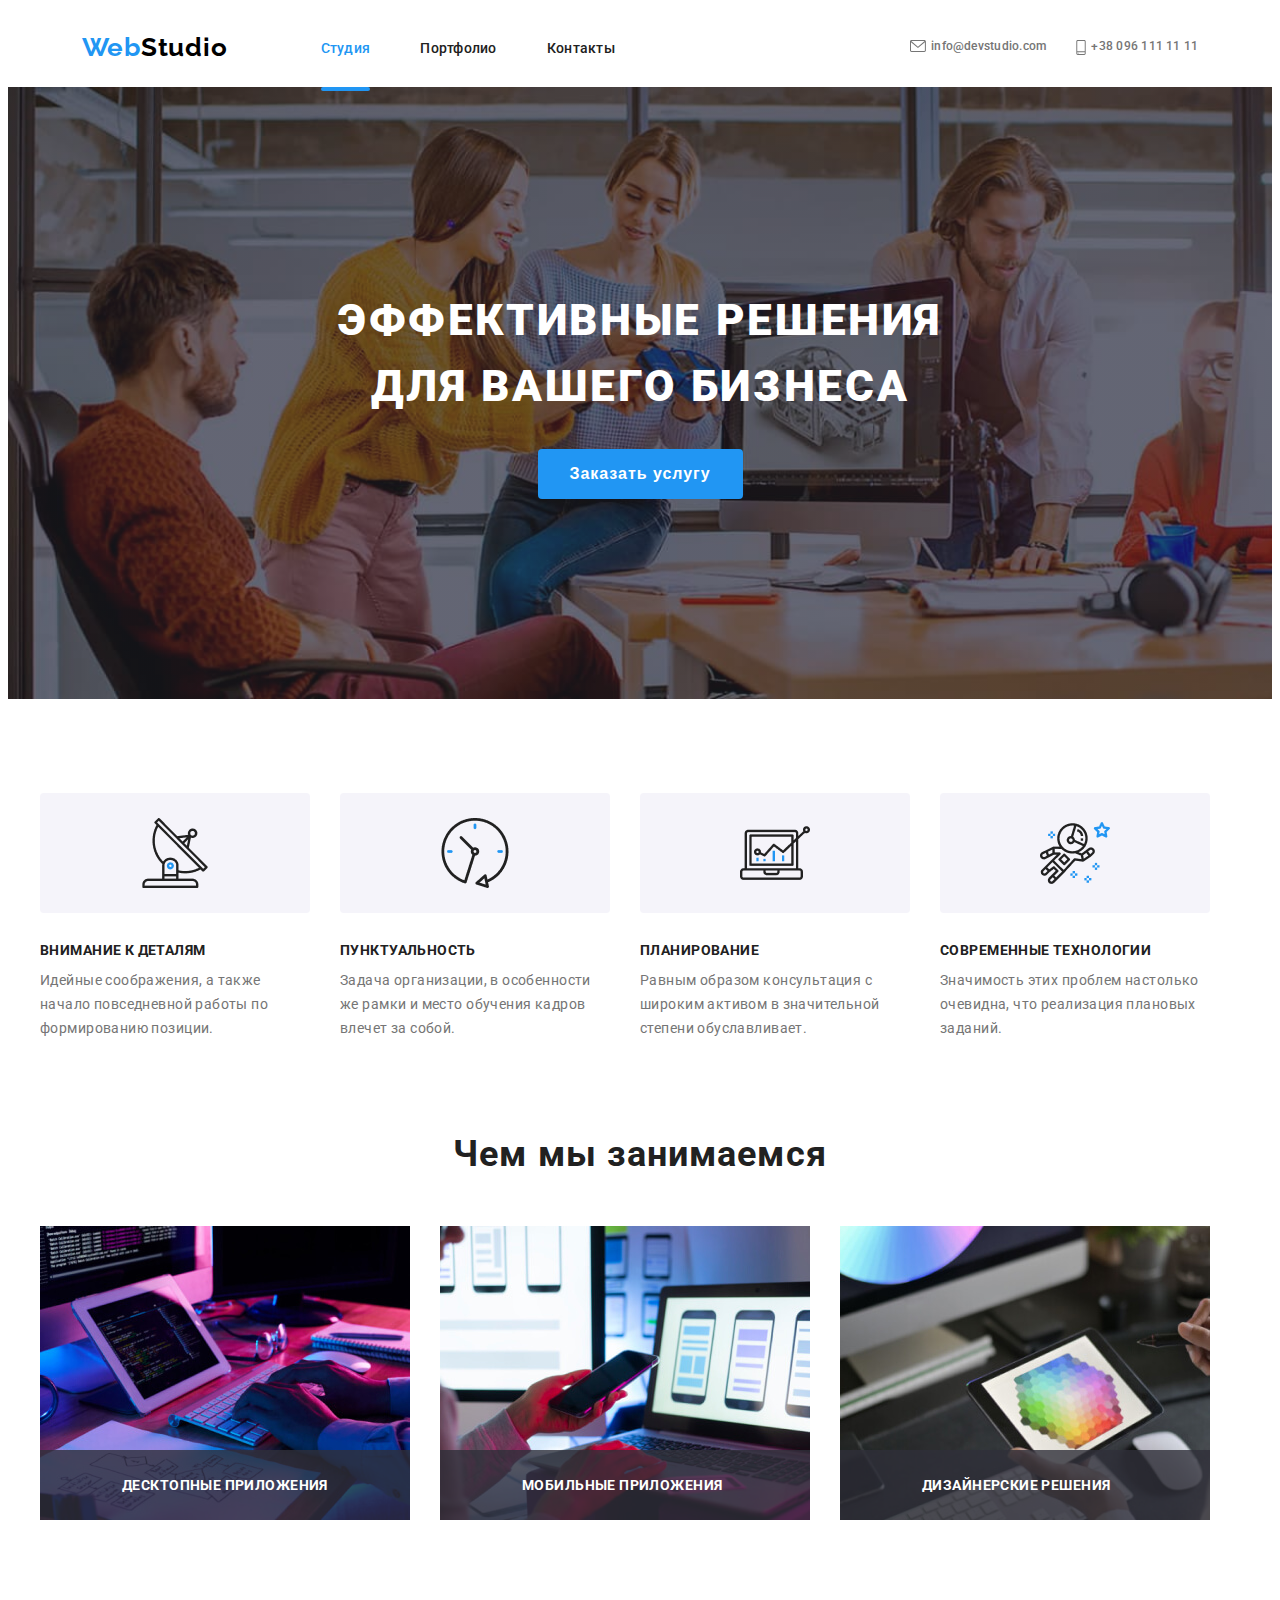
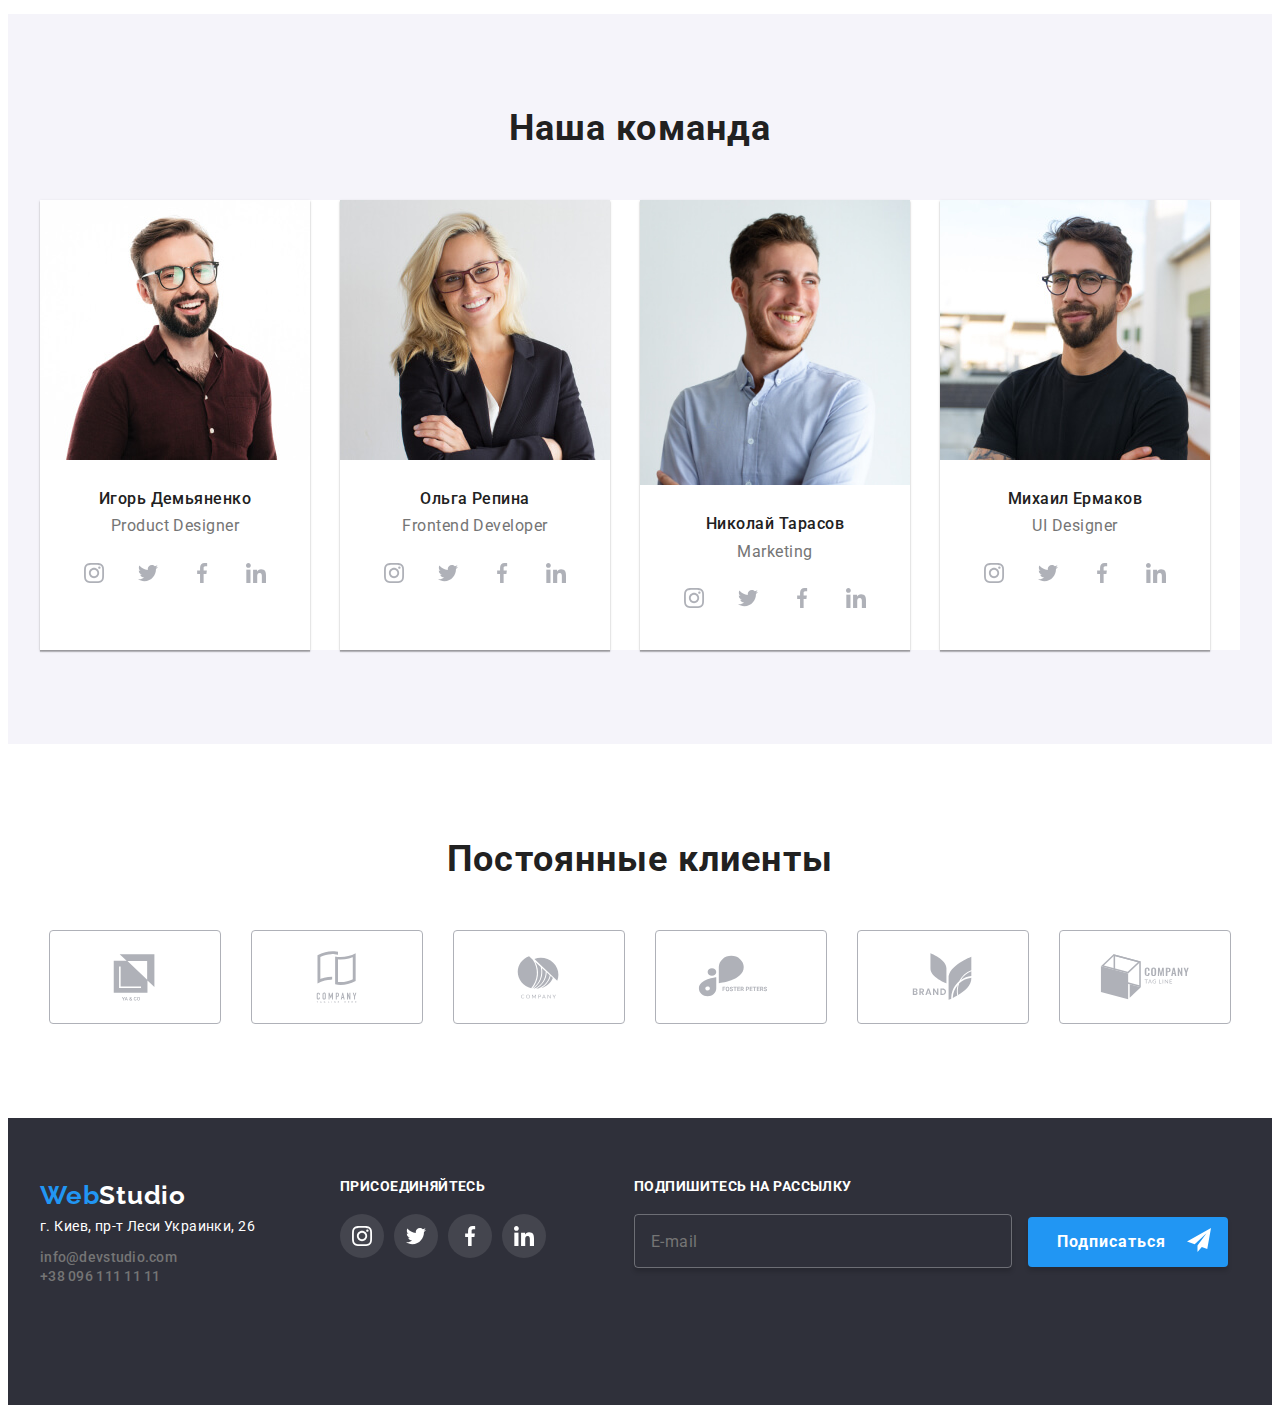
<file: index.html>
<!DOCTYPE html>
<html lang="en">
  <head>
    <meta charset="UTF-8" />
    <meta name="viewport" content="width=device-width, initial-scale=1.0" />
    <title>Document</title>

    <link rel="preconnect" href="https://fonts.googleapis.com" />
    <link rel="preconnect" href="https://fonts.gstatic.com" crossorigin />
    <link
      href="https://fonts.googleapis.com/css2?family=Raleway:ital,wght@0,100..900;1,100..900&family=Roboto:ital,wght@0,100;0,300;0,400;0,500;0,700;0,900;1,100;1,300;1,400;1,500;1,700;1,900&display=swap"
      rel="stylesheet"
      
    />
          <link
    rel="stylesheet"
    href="https://cdnjs.cloudflare.com/ajax/libs/animate.css/4.1.1/animate.min.css"
  />
    <link
      rel="stylesheet"
      href="https://cdnjs.cloudflare.com/ajax/libs/modern-normalize/2.0.0/modern-normalize.min.css"
      integrity="sha512-4xo8blKMVCiXpTaLzQSLSw3KFOVPWhm/TRtuPVc4WG6kUgjH6J03IBuG7JZPkcWMxJ5huwaBpOpnwYElP/m6wg=="
      crossorigin="anonymous"
      referrerpolicy="no-referrer"
    />
<link rel="stylesheet" href="./style/main.css">
  </head>
  <body>
    <header class="header">
      <div class="container header__box">
        <a class="header__logo animate__animated animate__backInDown" href="./index.html"
          ><span class="header__logo-accent">Web</span>Studio</a
        >
        <button class="header__menu-button" type="button" data-modal-header-open><svg class="header__burger-svg">
          <use href="./img/symbol-defs.svg#icon-menu"></use>
        </svg></button>
        <nav class="header__nav">
          <ul class="header__nav-list">
            <li class="header__item-nav animate__animated animate__backInDown">
              <a class="header__ref header__lin" href="./index.html">Студия</a>
            </li>
            <li class="header__item-nav animate__animated animate__backInDown">
              <a class="header__ref " href="./pages/portfolio.html">Портфолио</a>
            </li>
            <li class="header__item-nav animate__animated animate__backInDown" >
              <a class="header__ref" href="#">Контакты</a></li>
          </ul>
        </nav>
        <ul class="header__list">
          <li class="header__item">
            <a class="header__link animate__animated animate__backInDown" href="mailto:info@devstudio.com"
              ><svg class="header__svg animate__animated animate__backInDown" width="16px" height="12px">
                <use href="./img/symbol-defs.svg#icon-envelope"></use>
              </svg>
              info@devstudio.com</a
            >
          </li>
          <li class="header__item">
            <a class="header__link animate__animated animate__backInDown" href="tel:+380961111111">
              <svg class="header__svg animate__animated animate__backInDown" width="10px" height="15px">
                <use href="./img/symbol-defs.svg#icon-smartphone"></use>
              </svg>
              +38 096 111 11 11</a
            >
          </li>
        </ul>
        <div class="header__menu is-hidden" data-header-modal>
          <button class="header__menu-close" type="button" data-modal-header-close><svg class="header__menu-svg">
            <use href="./img/symbol-defs.svg#icon-close"></use>
          </svg></button>
          <ul class="header__menu-list">
            <li class="header__menu-item"><a href="./index.html" class="header__menu-link header__menu-color">Студия</a></li>
            <li class="header__menu-item"><a href="./pages/portfolio.html" class="header__menu-link">Портфолио</a></li>
            <li class="header__menu-item"><a href="#" class="header__menu-link">Контакты</a></li>
          </ul>
          <ul class="header__burger-list">
            <li class="header__burger-item"><a href="mailto:info@devstudio.com" class="header__burger-link">info@devstudio.com</a></li>
            <li class="header__burger-item"><a href="tel:+380961111111" class="header__burger-link-color">+38 096 111 11 11</a></li>
          </ul>

          <ul class="header__internet-list">
            <li class="header__internet-item"><a href="#" class="header__internet-link">Instagram</a></li>
            <li class="header__internet-item"><a href="#" class="header__internet-link">Twitter</a></li>
            <li class="header__internet-item"><a href="#" class="header__internet-link">Facebook</a></li>
            <li class="header__internet-item"><a href="#" class="header__internet-link">LinkedIn</a></li>
          </ul>
        </div>
      </div>
    </header>
    <main class="main">
      <!-- Секція герой -->
      <section class="hero ">
        <div class="container hero__case">
          <h1 class="hero__title animate__animated animate__bounceInLeft">Эффективные решения для вашего бизнеса</h1>
          <button data-modal-open class="hero__button  animate__animated animate__bounceInLeft" type="button">Заказать услугу</button>
        </div>
      </section>
      <!-- Секція переваги -->

      <section class="perewaga">
        <div class="container">
          <ul class="perewaga__list">
            <li class="perewaga__item  animate__animated animate__bounceInLeft" >
              <h3 class="perewaga__title">Внимание к деталям</h3>
              <p class="perewaga__text">
                Идейные соображения, а также начало повседневной работы по
                формированию позиции.
              </p>
            </li>
            <li class="perewaga__item  animate__animated animate__bounceInLeft">
              <h3 class="perewaga__title">Пунктуальность</h3>
              <p class="perewaga__text">
                Задача организации, в особенности же рамки и место обучения
                кадров влечет за собой.
              </p>
            </li>
            <li class="perewaga__item  animate__animated animate__bounceInLeft">
              <h3 class="perewaga__title">Планирование</h3>
              <p class="perewaga__text">
                Равным образом консультация с широким активом в значительной
                степени обуславливает.
              </p>
            </li>
            <li class="perewaga__item  animate__animated animate__bounceInLeft">
              <h3 class="perewaga__title">Современные технологии</h3>
              <p class="perewaga__text">
                Значимость этих проблем настолько очевидна, что реализация
                плановых заданий.
              </p>
            </li>
          </ul>
        </div>
      </section>
      <!-- Секція чим ми займаємося -->
      <section class="work">
        <div class="container">
          <h2 class="work__title  animate__animated animate__bounceInRight">Чем мы занимаемся</h2>
          <ul class="work__list">
            <li class="work__item animate__animated animate__bounceInRight">
              <picture>
                <source srcset="./img/dekstop/imgcomp-dekstop@1x.jpg 1x, ./img/dekstop/imgcomp-dekstop@2x.jpg 2x" media="(min-width: 1200px)">
                <!-- <source srcset="./img/dekstop/imgcomp-dekstop@1x.jpg 1x, ./img/dekstop/imgcomp-dekstop@2x.jpg 2x " media="(min-width: 1200px)"> -->
              <img class="work__img" src="./img/computer.jpg" alt="computer"/>
              </picture>
              <div class="work__div">
                <p class="work__text">Десктопные приложения</p>
              </div>
            </li>
            <li class="work__item  animate__animated animate__bounceInRight">
              <picture>
                <source srcset="./img/dekstop/imgnout-dekstop@1x.jpg 1x, ./img/dekstop/imgnout-dekstop@2x.jpg 2x" media="(min-width: 1200px)">
              <img class="work__img" src="./img/tel.jpg" alt="tel" />
               </picture>
              <div class="work__div">
                <p class="work__text">Мобильные приложения</p>
              </div>
            </li>
            <li class="work__item  animate__animated animate__bounceInRight">
               <picture>
                <source srcset="./img/dekstop/imgtel-dekstop@1x.jpg 1x, ./img/dekstop/imgtel-dekstop@2x.jpg 2x" media="(min-width: 1200px)">
              <img class="work__img" src="./img/tablet.jpg" alt="tablet"/>
              </picture>
              <div class="work__div">
                <p class="work__text">Дизайнерские решения</p>
              </div>
            </li>
          </ul>
        </div>
      </section>
      <!-- Наша команда -->
      <section class="tim">
        <div class="container">
          <h2 class="tim__comand-title  animate__animated animate__bounceInLeft">Наша команда</h2>
          <ul class="tim__list">
            <li class="tim__item animate__animated animate__bounceInLeft">
              <picture>
                <source srcset="./img/dekstop/imgigor-dekstop1x.jpg 1x, ./img/dekstop/imgigor-dekstop2x.jpg 2x" media="(min-width: 1200px)">
                <source srcset="./img/tablet/imgigor-tablet1x.jpg 1x, ./img/tablet/imgigor-tablet2x.jpg 2x" media="(min-width: 768px)">
                <source srcset="./img/tell/imgigor-tel1x.jpg 1x, ./img/tell/imgigor-tel2x.jpg 2x," media="(max-width: 767px)">
              <img class="tim__img" src="./img/igor.jpg" alt="Михаил" />
              </picture>
              <div class="tim__div">
                <h3 class="tim__title">Игорь Демьяненко</h3>
                <p class="tim__text-comand">Product Designer</p>
            

              <ul class="tim__social-list">
                <li class="">
                  <a href="https://www.instagram.com/" class="tim__social-link">
                    <svg class="tim__social-svg" width=" 20px;" height="20px">
                      <use href="./img/symbol-defs.svg#icon-instagram"></use>
                    </svg>
                  </a>
                </li>
                <li>
                  <a href="https://x.com/" class="tim__social-link">
                    <svg class="tim__social-svg" width=" 20px;" height="20px">
                      <use href="./img/symbol-defs.svg#icon-twitter"></use>
                    </svg>
                  </a>
                </li>
                <li>
                  <a href="https://www.facebook.com/" class="tim__social-link">
                    <svg class="tim__social-svg" width=" 20px;" height="20px">
                      <use href="./img/symbol-defs.svg#icon-facebook"></use>
                    </svg>
                  </a>
                </li>
                <li>
                  <a href="https://www.facebook.com/" class="tim__social-link">
                    <svg class="tim__social-svg" width=" 20px;" height="20px">
                      <use href="./img/symbol-defs.svg#icon-in"></use>
                    </svg>
                  </a>
            
                </li>
              </ul>
                </div>
            </li>

            <li class="tim__item animate__animated animate__bounceInLeft">
              <picture>
                <source srcset="./img/dekstop/imgolga-dekstop1x.jpg 1x, ./img/dekstop/imgolga-dekstop2x.jpg 2x" media="(min-width: 1200px)">
                <source srcset="./img/tablet/imgolga-tablet1x.jpg 1x, ./img/tablet/imgolga-tablet2x.jpg 2x"  media="(min-width: 768px)">
                <source srcset="./img/tell/imgolga-tel1x.jpg 1x, ./img/tell/imgolga-tel2x.jpg 2x" media="(max-width: 767px)">
              <img class="tim__img" src="./img/olga.jpg" alt="Ольга" />
              </picture>
              <div class="tim__div">
                <h3 class="tim__title">Ольга Репина</h3>
                <p class="tim__text-comand">Frontend Developer</p>
       
              <ul class="tim__social-list">
                <li>
                  <a href="https://www.instagram.com/" class="tim__social-link">
                    <svg class="tim__social-svg" width=" 20px;" height="20px">
                      <use href="./img/symbol-defs.svg#icon-instagram"></use>
                    </svg>
                    
                  </a>
                </li>
                <li>
                  <a href="https://x.com/" class="tim__social-link">
                    <svg class="tim__social-svg" width=" 20px;" height="20px">
                      <use href="./img/symbol-defs.svg#icon-twitter"></use>
                    </svg>  
                  </a>
                </li>
                <li>
                  <a href="https://www.facebook.com/" class="tim__social-link">
                    <svg class="tim__social-svg" width=" 20px;" height="20px">
                      <use href="./img/symbol-defs.svg#icon-facebook"></use>
                    </svg>
                  </a>
                </li>
                <li>
                  <a href="https://www.facebook.com/" class="tim__social-link">
                    <svg class="tim__social-svg" width=" 20px;" height="20px">
                      <use href="./img/symbol-defs.svg#icon-in"></use>
                    </svg>
                  </a>
                </li>
              </ul>
                     </div>
            </li>
            <li class="tim__item animate__animated animate__bounceInLeft">
              <picture>
                <source srcset="./img/dekstop/imgnikol-dekstop1x.jpg 1x, ./img/dekstop/imgnikol-dekstop2x.jpg 2x" media="(min-width: 1200px)">
                <source srcset="./img/tablet/imgnikol-tablet1x.jpg 1x, ./img/tablet/imgnikol-tablet2x.jpg 2x" media="(min-width: 768px)">
                <source srcset="./img/tell/imgnikol-tel1x.jpg 1x, ./img/tell/imgnikol-tel2x.jpg 2x" media="(max-width: 767px)">
              <img class="tim__img" src="./img/nukolay.jpg" alt="Николай"/>
              </picture>
              <div class="tim__div">
                <h3 class="tim__title">Николай Тарасов</h3>
                <p class="tim__text-comand">Marketing</p>
        
              <ul class="tim__social-list">
                <li>
                  <a href="https://www.instagram.com/" class="tim__social-link">
                    <svg class="tim__social-svg" width=" 20px;" height="20px">
                      <use href="./img/symbol-defs.svg#icon-instagram"></use>
                    </svg>
                  </a>
                </li>
                <li>
                  <a href="https://x.com/" class="tim__social-link">
                    <svg class="tim__social-svg" width=" 20px;" height="20px">
                      <use href="./img/symbol-defs.svg#icon-twitter"></use>
                    </svg>
                  </a>
                </li>
                <li>
                  <a href="https://www.facebook.com/" class="tim__social-link">
                    <svg class="tim__social-svg" width=" 20px;" height="20px">
                      <use href="./img/symbol-defs.svg#icon-facebook"></use>
                    </svg>
                  </a>
                </li>
                <li>
                  <a href="https://www.facebook.com/" class="tim__social-link">
                    <svg class="tim__social-svg" width=" 20px;" height="20px">
                      <use href="./img/symbol-defs.svg#icon-in"></use>
                    </svg>
                  </a>
                </li>
              </ul>
                     </div>
            </li>
            <li class="tim__item  animate__animated animate__bounceInLeft" >
              <picture>
                <source srcset="./img/dekstop/imgmihail-dekstop1x.jpg 1x, ./img/dekstop/imgmihail-dekstop2x.jpg 2x" media="(min-width: 1200px)">
                <source srcset="./img/tablet/imgmihail-tablet1x.jpg 1x, ./img/tablet/imgmihail-tablet2x.jpg 2x" media="(min-width: 768px)">
                <source srcset="./img/tell/imgmihail-tel1x.jpg 1x, ./img/tell/imgmihail-tel2x.jpg 2x"  media="(max-width: 767px)">
              <img class="tim__img" src="./img/muxailo.jpg" alt="Михаил" />
              </picture>
              <div class="tim__div">
                <h3 class="tim__title">Михаил Ермаков</h3>
                <p class="tim__text-comand">UI Designer</p>
            
              <ul class="tim__social-list">
                <li>
                  <a href="https://www.instagram.com/" class="tim__social-link">
                    <svg class="tim__social-svg" width=" 20px;" height="20px">
                      <use href="./img/symbol-defs.svg#icon-instagram"></use>
                    </svg>
                  </a>
                </li>
                <li>
                  <a href="https://x.com/" class="tim__social-link">
                    <svg class="tim__social-svg" width=" 20px;" height="20px">
                      <use href="./img/symbol-defs.svg#icon-twitter"></use>
                    </svg>
                  </a>
                </li>
                <li>
                  <a href="https://www.facebook.com/" class="tim__social-link">
                    <svg class="tim__social-svg" width=" 20px;" height="20px">
                      <use href="./img/symbol-defs.svg#icon-facebook"></use>
                    </svg>
                  </a>
                </li>
                <li>
                  <a href="https://www.facebook.com/" class="tim__social-link">
                    <svg class="tim__social-svg" width=" 20px;" height="20px">
                      <use href="./img/symbol-defs.svg#icon-in"></use>
                    </svg>
                  </a>
                </li>
              </ul>
                 </div>
      </section>
      <section class="client">
        <div class="container">
          <h2 class="client__title animate__animated animate__bounceInRight">Постоянные клиенты</h2>
          <ul class="client__list animate__animated animate__bounceInRight">
            <li class="client__item">
              <a class="client__link" href="#">
                <svg class="client__svg" width="106px" height=" 60px">
                  <use href="./img/symbol-defs.svg#icon-yasco"></use>
                </svg>
              </a>
            </li>

            <li class="client__item">
              <a class="client__link" href="">
                <svg class="client__svg" width="106px" height=" 60px">
                  <use href="./img/symbol-defs.svg#icon-tagline"></use>
                </svg>
              </a>
            </li>

            <li class="client__item">
              <a class="client__link" href="#">
                <svg class="client__svg" width="106px" height=" 60px">
                  <use href="./img/symbol-defs.svg#icon-company"></use>
                </svg>
              </a>
            </li>
            <li class="client__item">
              <a class="client__link" href="#">
                <svg class="client__svg" width="106px" height=" 60px">
                  <use href="./img/symbol-defs.svg#icon-fosters-peters"></use>
                </svg>
              </a>
            </li>
            <li class="client__item">
              <a class="client__link" href="#">
                <svg class="client__svg" width="106px" height=" 60px">
                  <use href="./img/symbol-defs.svg#icon-brand"></use>
                </svg>
              </a>
            </li>
            <li class="client__item">
              <a class="client__link" href="#">
                <svg class="client__svg" width="106px" height=" 60px">
                  <use href="./img/symbol-defs.svg#icon-logo-cvadrat"></use>
                </svg>
              </a>
            </li>
          </ul>
        </div>
      </section>
   
       </main>
    <footer class="footer ">
      <div class="container footer__box">
        <div class="footer__div animate__animated animate__bounceInRight">
          <a class="footer__logo" href="./index.html"
            ><span class="footer__color">Web</span>Studio</a
          >
          <address class="foter__adres">
            <a
              class="footer__address-link"
              href="https://www.google.com/maps/d/viewer?mid=10uSM3H-mIU3GznYo2szRIEphczw&hl=en_US&ll=50.42732700000001%2C30.538092&z=17"
              target="_blank"
              >г. Киев, пр-т Леси Украинки, 26</a
            >
            <ul class="footer__list">
              <li class="footer__item">
                <a class="footer__link" href="mailto:info@devstudio.com"
                  >info@devstudio.com</a
                >
              </li>
              <li class="footer__item">
                <a class="footer__link" href="tel:+380961111111"
                  >+38 096 111 11 11</a
                >
              </li>
            </ul>
          </address>
        </div>
        <div class="footer__join animate__animated animate__bounceInRight">
          <h3 class="footer__join-title">присоединяйтесь</h3>
          <ul class="footer__social-list">
            <li>
              <a href="https://www.instagram.com/" class="footer__social-link">
                <svg class="footer__social-svg" width=" 20px;" height="20px">
                  <use href="./img/symbol-defs.svg#icon-instagram"></use>
                </svg>
              </a>
            </li>
            <li>
              <a href="https://x.com/" class="footer__social-link">
                <svg class="footer__social-svg" width=" 20px;" height="20px">
                  <use href="./img/symbol-defs.svg#icon-twitter"></use>
                </svg>
              </a>
            </li>
            <li>
              <a href="https://www.facebook.com/" class="footer__social-link">
                <svg class="footer__social-svg" width=" 20px;" height="20px">
                  <use href="./img/symbol-defs.svg#icon-facebook"></use>
                </svg>
              </a>
            </li>
            <li>
              <a href="https://www.facebook.com/" class="footer__social-link">
                <svg class="footer__social-svg" width=" 20px;" height="20px">
                  <use href="./img/symbol-defs.svg#icon-in"></use>
                </svg>
              </a>
            </li>
          </ul>     
        </div>
        
        <form class="footer__subscribe-form animate__animated animate__bounceInRight">
          <label class="footer__subscribe-lebel" for="">Подпишитесь на рассылку</label>
          <input type="text" placeholder="E-mail" class="footer__subscribe-input" required>
          <button class="footer__subscribe-button" type="submit">Подписаться</button>
          <svg class="footer__icon-telegram">
            <use href="./img/symbol-defs.svg#icon-telegram"></use>
          </svg>
        </form>
      </div>
    </footer>

        <div data-modal class="backdrop is-hidden">
      <div class="modal">
        <button class="modal__close" data-modal-close type="button"><svg class="modal__close-svg">
          <use href="./img/symbol-defs.svg#icon-close"></use>
        </svg></button>
        <h2 class="modal__title">Оставьте свои данные, мы вам перезвоним</h2>
        <form class="modal__form">
<label class="modal__lebel" for="name">Имя</label>
<div class="modal__svg">
<input class="modal__input" type="text" id="name" required>
<svg class="modal__icon">
  <use href="./img/symbol-defs.svg#icon-person"></use>
</svg>
</div>

<label class="modal__lebel" for="tel">Телефон</label>
<div class="modal__svg">
<input class="modal__input" type="text" id="tel" required>
<svg class="modal__icon">
  <use href="./img/symbol-defs.svg#icon-phone"></use>
</svg>
</div>

<label class="modal__lebel" for="email">Почта</label>
<div class="modal__svg">
<input class="modal__input" type="email" id="email" required>
<svg class="modal__icon">
  <use href="./img/symbol-defs.svg#icon-email"></use>
</svg>
</div>

<label class="modal__koment-label" for="koment">Комментарий</label>
<textarea class="modal__koment-text" name="koment" id="koment" placeholder="Введите текст"></textarea>
<label class="modal__checked-lebel">
  <input type="checkbox" name="" id="" class="modal__input-checked" required>
  <p class="modal__text-checked">Соглашаюсь с рассылкой и принимаю </p>
  <a class="modal__link-checked" href="#"> Условия договора</a>
</label>
<button class="modal__button" type="submit">Отправить</button>
        </form>
      </div>
    </div>

<script src="./js/modal.js"></script>
<script src="./js/menu.js"></script>
  </body>
</html>
</file>
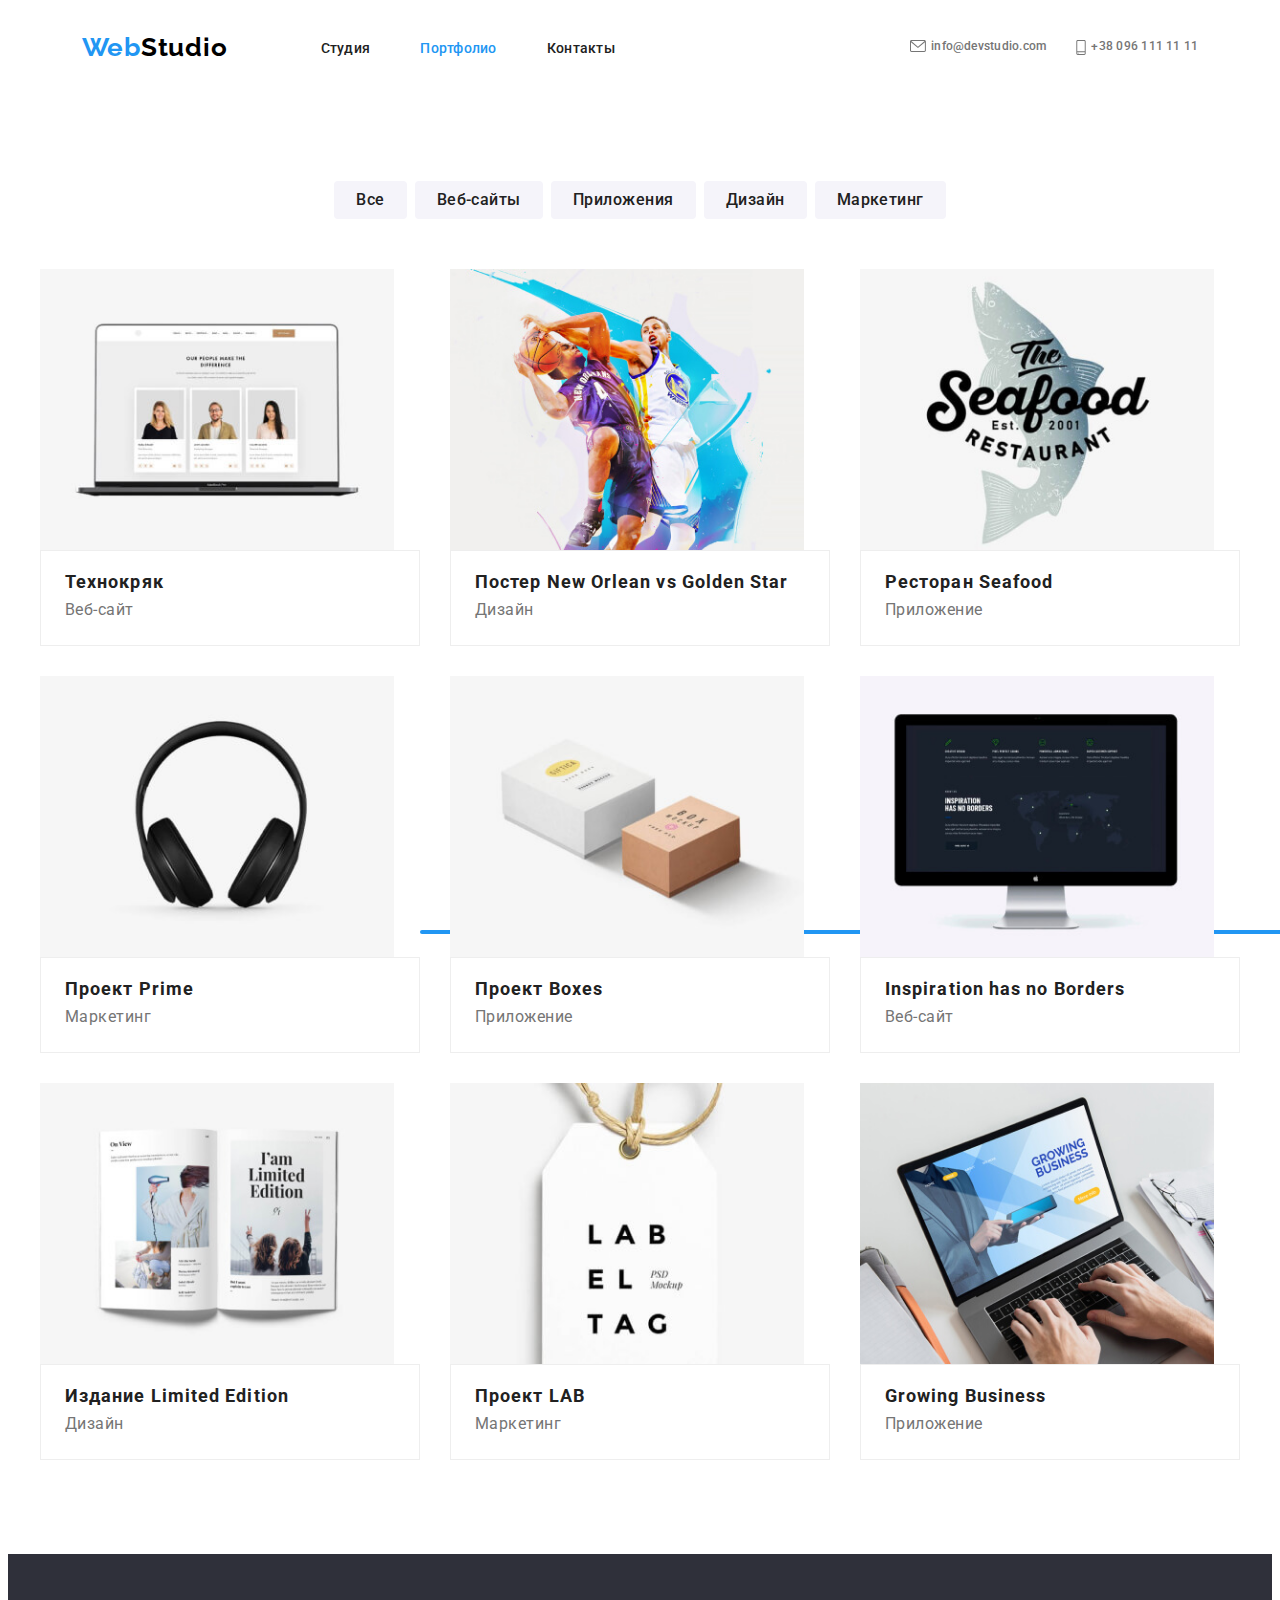
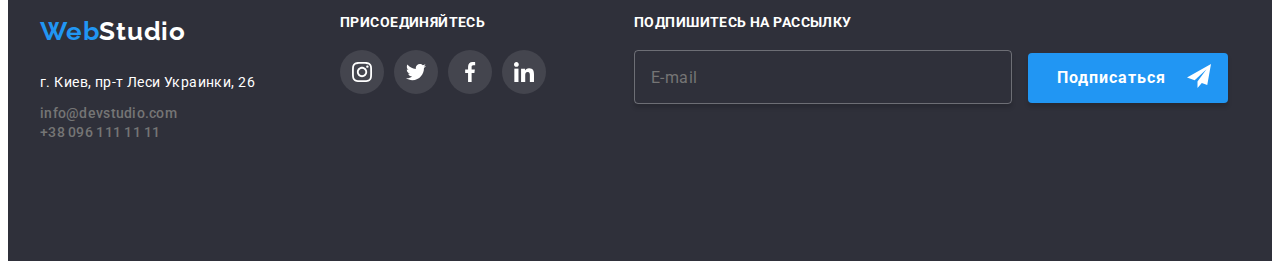
<file: pages/portfolio.html>
<!DOCTYPE html>
<html lang="en">
  <head>
    <meta charset="UTF-8" />
    <meta name="viewport" content="width=device-width, initial-scale=1.0" />
    <title>Document</title>
    <link rel="preconnect" href="https://fonts.googleapis.com" />
    <link rel="preconnect" href="https://fonts.gstatic.com" crossorigin />
    <link
      href="https://fonts.googleapis.com/css2?family=Raleway:ital,wght@0,100..900;1,100..900&family=Roboto:ital,wght@0,100;0,300;0,400;0,500;0,700;0,900;1,100;1,300;1,400;1,500;1,700;1,900&display=swap"
      rel="stylesheet"
    />
      <link
    rel="stylesheet"
    href="https://cdnjs.cloudflare.com/ajax/libs/animate.css/4.1.1/animate.min.css"
  />
    <link
      rel="stylesheet"
      href="https://cdnjs.cloudflare.com/ajax/libs/modern-normalize/2.0.0/modern-normalize.min.css"
      integrity="sha512-4xo8blKMVCiXpTaLzQSLSw3KFOVPWhm/TRtuPVc4WG6kUgjH6J03IBuG7JZPkcWMxJ5huwaBpOpnwYElP/m6wg=="
      crossorigin="anonymous"
      referrerpolicy="no-referrer"
    />
    <link rel="stylesheet" href="../style/main.css">
  </head>
  <body>
    <header class="header">
      <div class="container header__box">
        <a class="header__logo animate__animated animate__backInDown" href="../index.html"
          ><span class="header__logo-accent">Web</span>Studio</a
        >
         <button class="header__menu-button" type="button" data-modal-header-open><svg class="header__burger-svg">
          <use href="../img/symbol-defs.svg#icon-menu"></use>
        </svg></button>
        <nav class="header__nav">
          <ul class="header__nav-list">
            <li class="header__nav-item animate__animated animate__backInDown">
              <a class="header__ref" href="../index.html">Студия</a>
            </li>
            <li class="header__nav-item animate__animated animate__backInDown">
              <a class="header__ref header__lin" href="../pages/portfolio.html">Портфолио</a>
            </li>
            <li class="header__nav-item animate__animated animate__backInDown"><a class="header__ref" href="#">Контакты</a></li>
          </ul>
        </nav>
        <ul class="header__list">
          <li class="header__item animate__animated animate__backInDown">
            <a class="header__link" href="mailto:info@devstudio.com"><svg class="header__svg" width="16px" height="12px"> 
              <use href="../img/symbol-defs.svg#icon-envelope"></use></svg> info@devstudio.com</a>
          </li>
          <li class="header__item animate__animated animate__backInDown">
            <a class="header__link" href="tel:+380961111111" > <svg class="header__svg" width="10px" height="15px"><use href="../img/symbol-defs.svg#icon-smartphone"></use></svg>  +38 096 111 11 11</a>
          </li>
        </ul>
           <div class="header__menu is-hidden" data-header-modal>
          <button class="header__menu-close" type="button" data-modal-header-close><svg class="header__menu-svg">
            <use href="../img/symbol-defs.svg#icon-close"></use>
          </svg></button>
          <ul class="header__menu-list">
            <li class="header__menu-item"><a href="../index.html" class="header__menu-link header__menu-color">Студия</a></li>
            <li class="header__menu-item"><a href="../pages/portfolio.html" class="header__menu-link">Портфолио</a></li>
            <li class="header__menu-item"><a href="#" class="header__menu-link">Контакты</a></li>
          </ul>
          <ul class="header__burger-list">
            <li class="header__burger-item"><a href="mailto:info@devstudio.com" class="header__burger-link">info@devstudio.com</a></li>
            <li class="header__burger-item"><a href="tel:+380961111111" class="header__burger-link-color">+38 096 111 11 11</a></li>
          </ul>

          <ul class="header__internet-list">
            <li class="header__internet-item"><a href="#" class="header__internet-link">Instagram</a></li>
            <li class="header__internet-item"><a href="#" class="header__internet-link">Twitter</a></li>
            <li class="header__internet-item"><a href="#" class="header__internet-link">Facebook</a></li>
            <li class="header__internet-item"><a href="#" class="header__internet-link">LinkedIn</a></li>
          </ul>
        </div>
      </div>
    </header>
    <main class="main">
      <!-- секція товар -->
      <section class="goods">
        <div class="container">
          <ul class="goods__list-button animate__animated animate__bounceInLeft">
            <li class="goods__button-item">
              <button class="goods__port-buton" type="button">Все</button>
            </li>
            <li class="goods__button-item">
              <button class="goods__port-buton" type="button">Веб-сайты</button>
            </li>
            <li class="goods__button-item">
              <button class="goods__port-buton" type="button">Приложения</button>
            </li>
            <li class="goods__button-item">
              <button class="goods__port-buton" type="button">Дизайн</button>
            </li>
            <li class="goods__button-item">
              <button class="goods__port-buton" type="button">Маркетинг</button>
            </li>
          </ul>

          <ul class="goods__list ">
            <li class="goods__item animate__animated animate__bounceInRight">
              <a class="goods__link" href="#">
                <div class="goods__div-box">
                  <picture>
                    <source srcset="../img/dekstop/imgtechno-dekstop1x.jpg 1x, ../img/dekstop/imgtechno-dekstop2x.jpg 2x," media="(min-width: 1200px)">
                    <source srcset="../img/tablet/imgtechno-tablet1x.jpg 1x, ../img/tablet/imgtechno-tablet2x.jpg 2x"  media="(min-width: 768px)">
                    <source srcset="../img/tell/imgtechno-tel1x.jpg 1x, ../img/tell/imgtechno-tel2x.jpg 2x"  media="(max-width: 767px)">
              <img class="goods__img" src="../img/nout2.jpg" alt=""/>
              </picture>
              <p class="goods__text-img">Ресурс предлагает комплексные предложения с разным уровнем функционала и сервисов. Все это позволит посетителю получить исчерпывающие сведения о компании или частном лице.</p>
                 </div>
              <div class=" goods__div">
                <h3 class="goods__title">Технокряк</h3>
                <p class="goods__text">Веб-сайт</p>
              </div>
              </a>
            </li>
            <li class="goods__item animate__animated animate__bounceInRight">
              <a class="goods__link" href="#">
                  <div class="goods__div-box">
                    <picture>
                      <source srcset="../img/dekstop/imggolden-dekstop1x.jpg 1x, ../img/dekstop/imggolden-dekstop2x.jpg 2x" media="(min-width: 1200px)">
                       <source srcset="../img/tablet/imggolden-tablet1x.jpg 1x, ../img/tablet/imggolden-tablet2x.jpg 2x"  media="(min-width: 768px)">
                        <source srcset="../img/tell/imggolden-tel1x.jpg 1x, ../img/tell/imggolden-tel2x.jpg 2x" media="(max-width: 767px)">
              <img class="goods__img" src="../img/basket.jpg" alt="basket" />
                   </picture>
              <p class="goods__text-img">Ресурс предлагает комплексные предложения с разным уровнем функционала и сервисов. Все это позволит посетителю получить исчерпывающие сведения о компании или частном лице.</p>
                 </div>
              <div class=" goods__div">
                <h3 class="goods__title">Постер New Orlean vs Golden Star</h3>
                <p class="goods__text">Дизайн</p>
              </div>
              </a>
            </li>
            <li class="goods__item animate__animated animate__bounceInRight" >
              <a class="goods__link" href="#">
                  <div class="goods__div-box">
                    <picture>
                      <source srcset="../img/dekstop/imgseafood-dekstop1x.jpg 1x, ../img/dekstop/imgseafood-dekstop2x.jpg 2x" media="(min-width: 1200px)">
                      <source srcset="../img/tablet/imgseafood-tablet1x.jpg 1x, ../img/tablet/imgseafood-tablet2x.jpg 2x" media="(min-width: 768px)">
                      <source srcset="../img/tell/imgseafood-tel1x.jpg 1x, ../img/tell/imgseafood-tel2x.jpg 2x"  media="(max-width: 767px)">
              <img class="goods__img" src="../img/restoran.jpg" alt="restoran" />
              </picture>
               <p class="goods__text-img">Ресурс предлагает комплексные предложения с разным уровнем функционала и сервисов. Все это позволит посетителю получить исчерпывающие сведения о компании или частном лице.</p>
                 </div>
              <div class=" goods__div">
                <h3 class="goods__title">Ресторан Seafood</h3>
                <p class="goods__text">Приложение</p>
              </div>
              </a>
            </li>
            <li class="goods__item animate__animated animate__bounceInRight">
              <a class="goods__link" href="#">
                <div class="goods__div-box">
                  <picture>
                    <source srcset="../img/dekstop/imgprime-dekstop1x.jpg 1x, ../img/dekstop/imgprime-dekstop2x.jpg 2x" media="(min-width: 1200px)">
                    <source srcset="../img/tablet/imgprime-tablet1x.jpg 1x, ../img/tablet/imgprime-tablet2x.jpg 2x" media="(min-width: 768px)">
                    <source srcset="../img/tell/imgprime-tel1x.jpg 1x, ../img/tell/imgprime-tel2x.jpg 2x" media="(max-width: 767px)">
              <img class="goods__img" src="../img/nauwniki.jpg" alt="nauwniki"/>
               </picture>
              <p class="goods__text-img">Ресурс предлагает комплексные предложения с разным уровнем функционала и сервисов. Все это позволит посетителю получить исчерпывающие сведения о компании или частном лице.</p>
                 </div>
              <div class=" goods__div">
                <h3 class="goods__title">Проект Prime</h3>
                <p class="goods__text">Маркетинг</p>
              </div>
              </a>
            </li>
            <li class="goods__item animate__animated animate__bounceInRight">
              <a class="goods__link" href="#">
              <div class="goods__div-box">
                <picture>
                  <source srcset="../img/dekstop/imgboxes-dekstop1x.jpg 1x, ../img/dekstop/imgboxes-dekstop2x.jpg 2x" media="(min-width: 1200px)">
                  <source srcset="../img/tablet/imgboxes-tablet1x.jpg 1x, ../img/tablet/imgboxes-tablet2x.jpg 2x" media="(min-width: 768px)">
                  <source srcset="../img/tell/imgboxes-tel1x.jpg 1x, ../img/tell/imgboxes-tel2x.jpg 2x"  media="(max-width: 767px)">
              <img class="goods__img" src="../img/box.jpg" alt="box" />
               </picture>
              <p class="goods__text-img">Ресурс предлагает комплексные предложения с разным уровнем функционала и сервисов. Все это позволит посетителю получить исчерпывающие сведения о компании или частном лице.</p>
                 </div>
              <div class=" goods__div">
                <h3 class="goods__title">Проект Boxes</h3>
                <p class="goods__text">Приложение</p>
              </div>
              </a>
            </li>
            <li class="goods__item animate__animated animate__bounceInRight">
              <a class="goods__link" href="#">
                <div class="goods__div-box">
                  <picture>
                    <source srcset="../img/dekstop/imgInspiration-dekstop1x.jpg 1x, ../img/dekstop/imgInspiration-dekstop2x.jpg 2x" media="(min-width: 1200px)">
                    <source srcset="../img/tablet/imgInspiration-tablet1x.jpg 1x, ../img/tablet/imgInspiration-tablet2x.jpg 2x"  media="(min-width: 768px)">
                    <source srcset="../img/tell/imgInspiration-tel1x.jpg 1x, ../img/tell/imgInspiration-tel2x.jpg 2x" media="(max-width: 767px)">
              <img class="goods__img" src="../img/monitor.jpg" alt="monitor"/>
              </picture>
               <p class="goods__text-img">Ресурс предлагает комплексные предложения с разным уровнем функционала и сервисов. Все это позволит посетителю получить исчерпывающие сведения о компании или частном лице.</p>
                 </div>
              <div class=" goods__div">
                <h3 class="goods__title">Inspiration has no Borders</h3>
                <p class="goods__text">Веб-сайт</p>
              </div>
              </a>
            </li>
            <li class="goods__item animate__animated animate__bounceInRight">
              <a class="goods__link" href="#">
              <div class="goods__div-box">
                <picture>
                  <source srcset="../img/dekstop/imgbook-dekstop1x.jpg 1x, ../img/dekstop/imgbook-dekstop2x.jpg 2x" media="(min-width: 1200px)">
                  <source srcset="../img/tablet/imgbook-tablet1x.jpg 1x, ../img/tablet/imgbook-tablet2x.jpg 2x" media="(min-width: 768px)">
                  <source srcset="../img/tell/imgbook-tel1x.jpg 1x, ../img/tell/imgbook-tel2x.jpg 2x" media="(max-width: 767px)">
              <img class="goods__img" src="../img/book.jpg" alt="book"/>
              </picture>
               <p class="goods__text-img">Ресурс предлагает комплексные предложения с разным уровнем функционала и сервисов. Все это позволит посетителю получить исчерпывающие сведения о компании или частном лице.</p>
                 </div>
              <div class=" goods__div">
                <h3 class="goods__title">Издание Limited Edition</h3>
                <p class="goods__text">Дизайн</p>
              </div>
              </a>
            </li>
            <li class="goods__item animate__animated animate__bounceInRight">
              <a class="goods__link" href="#">
              <div class="goods__div-box">
                <picture>
                    <source srcset="../img/dekstop/imglab-dekstop1x.jpg 1x, ../img/dekstop/imglab-dekstop2x.jpg 2x"  media="(min-width: 1200px)">
                    <source srcset="../img/tablet/imglab-tablet1x.jpg 1x, ../img/tablet/imglab-tablet2x.jpg 2x" media="(min-width: 768px)">
                    <source srcset="../img/tell/imglab-tel1x.jpg 1x, ../img/tell/imglab-tel2x.jpg 2x" media="(max-width: 767px)">
              <img class="goods__img" src="../img/tag.jpg" alt="tag"/>
                </picture>
               <p class="goods__text-img">Ресурс предлагает комплексные предложения с разным уровнем функционала и сервисов. Все это позволит посетителю получить исчерпывающие сведения о компании или частном лице.</p>
                 </div>
              <div class=" goods__div">
                <h3 class="goods__title">Проект LAB</h3>
                <p class="goods__text">Маркетинг</p>
              </div>
              </a>
            </li>
            <li class="goods__item animate__animated animate__bounceInRight">
              <a class="goods__link" href="#">
                <div class="goods__div-box">
                  <picture>
                    <source srcset="../img/dekstop/imggrowing-dekstop1x.jpg 1x, ../img/dekstop/imggrowing-dekstop2x.jpg 2x"  media="(min-width: 1200px)">
                    <source srcset="../img/tablet/imggrowing-tablet1x.jpg 1x, ../img/tablet/imggrowing-tablet2x.jpg 2x" media="(min-width: 768px)">
                    <source srcset="../img/tell/imggrowing-tel1x.jpg 1x, ../img/tell/imggrowing-tel2x.jpg 2x" media="(max-width: 767px)">
              <img class="goods__img" src="../img/nout2.jpg" alt="nout2"/>
              </picture>
               <p class="goods__text-img">Ресурс предлагает комплексные предложения с разным уровнем функционала и сервисов. Все это позволит посетителю получить исчерпывающие сведения о компании или частном лице.</p>
                 </div>
              <div class=" goods__div">
                <h3 class="goods__title">Growing Business</h3>
                <p class="goods__text">Приложение</p>
              </div>
              </a>
            </li>
          </ul>
        </div>
      </section>
    </main>
    <footer class="footer ">
      <div class="container footer__box">
        <div class="footer__div animate__animated animate__bounceInRight">
          <a class="footer__logo" href="../index.html"
            ><span class="footer__color">Web</span>Studio</a
          >
          <address class="footer__adres">
            <a
              class="footer__address-link"
              href="https://www.google.com/maps/d/viewer?mid=10uSM3H-mIU3GznYo2szRIEphczw&hl=en_US&ll=50.42732700000001%2C30.538092&z=17"
              target="_blank"
              >г. Киев, пр-т Леси Украинки, 26</a
            >
            <ul class="footer__list">
              <li class="footer__item">
                <a class="footer__link" href="mailto:info@devstudio.com"
                  >info@devstudio.com</a
                >
              </li>
              <li class="footer__item">
                <a class="footer__link" href="tel:+380961111111"
                  >+38 096 111 11 11</a
                >
              </li>
            </ul>
          </address>
        </div>
        <div class="footer__join animate__animated animate__bounceInRight">
          <h3 class="footer__join-title">присоединяйтесь</h3>
          <ul class="footer__social-list">
            <li>
              <a href="https://www.instagram.com/" class="footer__social-link">
                <svg class="footer__social-svg" width=" 20px;" height="20px">
                  <use href="../img/symbol-defs.svg#icon-instagram"></use>
                </svg>
              </a>
            </li>
            <li>
              <a href="https://x.com/" class="footer__social-link">
                <svg class="footer__social-svg" width=" 20px;" height="20px">
                  <use href="../img/symbol-defs.svg#icon-twitter"></use>
                </svg>
              </a>
            </li>
            <li>
              <a href="https://www.facebook.com/" class="footer__social-link">
                <svg class="footer__social-svg" width=" 20px;" height="20px">
                  <use href="../img/symbol-defs.svg#icon-facebook"></use>
                </svg>
              </a>
            </li>
            <li>
              <a href="https://www.facebook.com/" class="footer__social-link">
                <svg class="footer__social-svg" width=" 20px;" height="20px">
                  <use href="../img/symbol-defs.svg#icon-in"></use>
                </svg>
              </a>
            </li>
          </ul>     
        </div>
        
        <form class="footer__subscribe-form animate__animated animate__bounceInRight">
          <label class="footer__subscribe-lebel" for="">Подпишитесь на рассылку</label>
          <input type="text" placeholder="E-mail" class="footer__subscribe-input" required>
          <button class="footer__subscribe-button" type="submit">Подписаться</button>
          <svg class="footer__icon-telegram">
            <use href="../img/symbol-defs.svg#icon-telegram"></use>
          </svg>
        </form>
      </div>
    </footer>
    <script src="../js/menu.js"></script>
  </body>
</html>
</file>
<file: style/main.css>
a {
  text-decoration: none;
  margin: 0;
}

ul {
  margin: 0;
  padding: 0;
  list-style: none;
}

h1,
h2,
h3,
h4,
p {
  margin: 0;
}

button {
  margin: 0;
  padding: 0;
  border: 0;
}

img {
  display: block;
}

.container {
  max-width: 1200px;
  margin-left: auto;
  margin-right: auto;
  padding-left: 15px;
  padding-right: 15px;
}
@media screen and (min-width: 480px) {
  .container {
    width: 480px;
  }
}
@media screen and (min-width: 768px) {
  .container {
    width: 768px;
  }
}
@media screen and (min-width: 1200px) {
  .container {
    width: 1200px;
  }
}

body {
  font-family: "Roboto", sans-serif;
}

.header {
  padding-top: 16px;
  padding-bottom: 16px;
}
@media screen and (min-width: 768px) {
  .header {
    padding-top: 26px;
    padding-bottom: 26px;
  }
}
@media screen and (min-width: 1200px) {
  .header {
    padding-top: 24px;
    padding-bottom: 25px;
  }
}
.header__box {
  display: flex;
  align-items: center;
  justify-content: center;
}
.header__logo {
  color: #000;
  font-family: Raleway;
  font-size: 24px;
  font-style: normal;
  font-weight: 700;
  line-height: normal;
  letter-spacing: 0.72px;
  margin-right: auto;
}
@media screen and (min-width: 768px) {
  .header__logo {
    margin-right: 90px;
  }
}
@media screen and (min-width: 1200px) {
  .header__logo {
    font-size: 26px;
    letter-spacing: 0.78px;
    margin-right: 93px;
  }
}
.header__logo-accent {
  color: #2196f3;
  font-family: Raleway;
  font-size: 24px;
  font-style: normal;
  font-weight: 700;
  line-height: normal;
  letter-spacing: 0.72px;
}
@media screen and (min-width: 1200px) {
  .header__logo-accent {
    font-size: 26px;
    font-weight: 700;
    letter-spacing: 0.78px;
  }
}
.header__burger-svg {
  width: 25px;
  height: 25px;
}
.header__burger-svg:hover, .header__burger-svg:focus {
  fill: #2196f3;
}
.header__nav {
  display: none;
}
@media screen and (min-width: 768px) {
  .header__nav {
    display: block;
  }
}
.header__nav-list {
  display: flex;
  gap: 50px;
}
@media screen and (min-width: 768px) {
  .header__nav-list {
    margin-right: 80px;
  }
}
@media screen and (min-width: 1200px) {
  .header__nav-list {
    margin-right: 295px;
  }
}
.header__item-nav {
  position: relative;
}
.header__ref {
  color: #212121;
  font-size: 14px;
  font-style: normal;
  font-weight: 500;
  line-height: 1.14;
  letter-spacing: 0.28px;
  transition-duration: 250ms;
  transition-timing-function: cubic-bezier(0.4, 0, 0.2, 1);
  transition-property: color;
}
.header__ref:hover {
  color: #2196f3;
}
.header__ref:focus {
  color: #2196f3;
}
.header__lin {
  color: #2196f3;
}
.header__lin::after {
  content: "";
  width: 100%;
  height: 4px;
  display: block;
  border-radius: 2px;
  background: #2196f3;
  position: absolute;
  bottom: -34px;
}
.header__list {
  display: none;
}
@media screen and (min-width: 768px) {
  .header__list {
    display: flex;
    flex-direction: column;
    align-items: start;
    gap: 10px;
  }
}
@media screen and (min-width: 1200px) {
  .header__list {
    flex-direction: row;
    display: flex;
    gap: 30px;
  }
}
.header__item {
  display: flex;
  align-items: center;
  justify-content: center;
}
.header__link {
  color: #757575;
  font-size: 14px;
  font-style: normal;
  font-weight: 500;
  line-height: 1.14;
  letter-spacing: 0.28px;
  letter-spacing: 0.28px;
  transition-duration: 250ms;
  transition-timing-function: cubic-bezier(0.4, 0, 0.2, 1);
  transition-property: color;
  display: flex;
  align-items: center;
}
@media screen and (min-width: 768px) {
  .header__link {
    font-size: 12px;
    letter-spacing: 0.24px;
  }
}
.header__link:hover {
  color: #2196f3;
}
.header__link:focus {
  color: #2196f3;
}
.header__item:hover .header__svg {
  fill: #2196f3;
}
.header__link:focus .header__svg {
  fill: #2196f3;
}
.header__svg {
  fill: #757575;
  margin-right: 5px;
  letter-spacing: 0.28px;
  transition-duration: 250ms;
  transition-timing-function: cubic-bezier(0.4, 0, 0.2, 1);
  transition-property: fill;
}
.header__menu-button {
  background-color: transparent;
  display: block;
}
@media screen and (min-width: 768px) {
  .header__menu-button {
    display: none;
  }
}
.header__menu-svg {
  width: 30px;
  height: 40px;
  fill: #000000;
}
.header__menu-svg:hover, .header__menu-svg:focus {
  fill: #2196f3;
}
.header__menu {
  position: fixed;
  top: 0;
  left: 0;
  width: 100%;
  height: 100%;
  box-shadow: 0px 4px 8px 0px rgba(0, 0, 0, 0.04), 0px 2px 4px 0px rgba(0, 0, 0, 0.08), 0px 1px 3px 0px rgba(0, 0, 0, 0.16);
  padding: 40px 48px;
  opacity: 1;
  background: #FFF;
  z-index: 1;
}
.header__menu-close {
  background-color: transparent;
  position: absolute;
  top: 10px;
  right: 15px;
}
.header__menu-close:hover, .header__menu-close:focus {
  fill: #2196f3;
}
.header__menu-svg {
  width: 40px;
  height: 40px;
}
.header__menu-list {
  display: flex;
  flex-wrap: wrap;
  width: 100px;
  row-gap: 32px;
  margin-bottom: 302px;
}
.header__menu-link {
  color: #212121;
  font-family: Roboto;
  font-size: 40px;
  font-style: normal;
  font-weight: 500;
  line-height: normal;
  letter-spacing: 0.8px;
}
.header__menu-color {
  color: #2196f3;
}
.header__burger-list {
  flex-wrap: wrap;
  display: flex;
  flex-direction: column;
  row-gap: 32px;
  margin-bottom: 64px;
  width: 100%;
}
.header__burger-link {
  color: #2196f3;
  font-size: 34px;
  font-style: normal;
  font-weight: 500;
  line-height: normal;
  letter-spacing: 0.68px;
}
.header__burger-link-color {
  color: #757575;
  font-family: Roboto;
  font-size: 24px;
  font-style: normal;
  font-weight: 500;
  line-height: normal;
  letter-spacing: 0.48px;
}
.header__internet-list {
  display: flex;
  flex-wrap: wrap;
}
.header__internet-link {
  color: #2196f3;
  font-size: 18px;
  font-style: normal;
  font-weight: 500;
  line-height: 22px;
  letter-spacing: 0.36px;
}
.header__internet-item:not(:last-child) {
  margin-right: 10px;
  display: flex;
}
.header__internet-item:not(:last-child)::after {
  content: "";
  display: block;
  width: 1px;
  height: 22px;
  background: rgba(33, 33, 33, 0.2);
  margin-left: 10px;
}

.is-hidden {
  opacity: 0;
  pointer-events: none;
}

.hero {
  padding-top: 118px;
  padding-bottom: 118px;
  background-image: linear-gradient(rgba(47, 48, 58, 0.4), rgba(47, 48, 58, 0.4)), url(../img/hero-font.jpg);
  background-repeat: no-repeat;
  background-size: cover;
}
@media screen and (min-width: 1200px) {
  .hero {
    padding-top: 200px;
    padding-bottom: 200px;
  }
}
.hero__case {
  text-align: center;
}
.hero__title {
  color: #fff;
  font-size: 5px;
  font-style: normal;
  font-weight: 900;
  font-size: 26px;
  letter-spacing: 1.56px;
  text-transform: uppercase;
  margin-bottom: 30px;
  margin-right: auto;
  margin-left: auto;
}
@media screen and (min-width: 420px) {
  .hero__title {
    width: 360px;
  }
}
@media screen and (min-width: 1200px) {
  .hero__title {
    width: 696px;
    font-size: 44px;
    letter-spacing: 2.64px;
    line-height: 1.5;
  }
}
.hero__button {
  flex-shrink: 0;
  color: #fff;
  font-size: 16px;
  font-style: normal;
  line-height: 30px;
  letter-spacing: 0.96px;
  background-color: #2196f3;
  border-radius: 4px;
  font-weight: 700;
  padding-bottom: 10px;
  padding-top: 10px;
  padding-left: 32px;
  padding-right: 32px;
}

.perewaga {
  padding-top: 60px;
  padding-bottom: 60px;
}
@media screen and (min-width: 1200px) {
  .perewaga {
    padding-top: 94px;
    padding-bottom: 0px;
  }
}
.perewaga__list {
  display: flex;
  gap: 30px;
  flex-wrap: wrap;
}
@media screen and (min-width: 1200px) {
  .perewaga__list {
    flex-wrap: nowrap;
  }
}
.perewaga__item::before {
  content: "";
  background-image: url(../img/antena.png.png);
  width: 100%;
  height: 120px;
  display: block;
  background-repeat: no-repeat;
  background-position: center;
  background-color: #F5F4FA;
  border-radius: 4px;
  background-size: 70px;
  margin-bottom: 30px;
}
@media screen and (min-width: 480px) {
  .perewaga__item::before {
    width: 450px;
  }
}
@media screen and (min-width: 768px) {
  .perewaga__item::before {
    width: 354px;
  }
}
@media screen and (min-width: 1200px) {
  .perewaga__item::before {
    width: 270px;
  }
}
.perewaga__item:nth-child(2)::before {
  content: "";
  width: 100%;
  height: 120px;
  background-image: url(../img/clock.png.png);
  display: block;
  border-radius: 4px;
  background-color: #F5F4FA;
  background-size: 70px;
  background-repeat: no-repeat;
  background-position: center;
  margin-bottom: 30px;
}
@media screen and (min-width: 480px) {
  .perewaga__item:nth-child(2)::before {
    width: 450px;
  }
}
@media screen and (min-width: 768px) {
  .perewaga__item:nth-child(2)::before {
    width: 354px;
  }
}
@media screen and (min-width: 1200px) {
  .perewaga__item:nth-child(2)::before {
    width: 270px;
  }
}
.perewaga__item:nth-child(3)::before {
  content: "";
  width: 100%;
  height: 120px;
  background-image: url(../img/diagram.png);
  display: block;
  border-radius: 4px;
  background-color: #F5F4FA;
  background-size: 70px;
  background-repeat: no-repeat;
  background-position: center;
  margin-bottom: 30px;
}
@media screen and (min-width: 480px) {
  .perewaga__item:nth-child(3)::before {
    width: 450px;
  }
}
@media screen and (min-width: 768px) {
  .perewaga__item:nth-child(3)::before {
    width: 354px;
  }
}
@media screen and (min-width: 1200px) {
  .perewaga__item:nth-child(3)::before {
    width: 270px;
  }
}
.perewaga__item:nth-child(4)::before {
  content: "";
  width: 100%;
  height: 120px;
  background-image: url(../img/astronaut.png.png);
  display: block;
  border-radius: 4px;
  background-color: #F5F4FA;
  background-size: 70px;
  background-repeat: no-repeat;
  background-position: center;
  margin-bottom: 30px;
}
@media screen and (min-width: 480px) {
  .perewaga__item:nth-child(4)::before {
    width: 450px;
  }
}
@media screen and (min-width: 768px) {
  .perewaga__item:nth-child(4)::before {
    width: 354px;
  }
}
@media screen and (min-width: 1200px) {
  .perewaga__item:nth-child(4)::before {
    width: 270px;
  }
}
.perewaga__title {
  color: #212121;
  font-size: 14px;
  font-style: normal;
  font-weight: 700;
  line-height: 1.14;
  letter-spacing: 0.42px;
  text-transform: uppercase;
  margin-bottom: 10px;
  text-align: center;
}
@media screen and (min-width: 1200px) {
  .perewaga__title {
    text-align: start;
  }
}
.perewaga__text {
  color: #757575;
  font-size: 14px;
  font-style: normal;
  font-weight: 400;
  line-height: 1.7;
  letter-spacing: 0.42px;
}
@media screen and (min-width: 768px) {
  .perewaga__text {
    width: 354px;
  }
}
@media screen and (min-width: 1200px) {
  .perewaga__text {
    width: 270px;
  }
}

.work {
  padding-top: 94px;
  padding-bottom: 94px;
  display: none;
}
@media screen and (min-width: 1200px) {
  .work {
    display: block;
  }
}
.work__title {
  color: #212121;
  text-align: center;
  font-size: 36px;
  font-style: normal;
  font-weight: 700;
  line-height: 1.16;
  letter-spacing: 1.08px;
  margin-bottom: 50px;
}
.work__list {
  display: flex;
  gap: 30px;
}
.work__item {
  position: relative;
}
.work__img {
  position: relative;
}
.work__div {
  background: rgba(47, 48, 58, 0.8);
  width: 370px;
  height: 70px;
  bottom: 0;
  left: 0;
  position: absolute;
}
.work__text {
  color: #fff;
  text-align: center;
  font-family: Roboto;
  font-size: 14px;
  font-style: normal;
  font-weight: 700;
  line-height: normal;
  letter-spacing: 0.42px;
  text-transform: uppercase;
  position: absolute;
  bottom: 27px;
  left: 82px;
}

.tim {
  padding-top: 60px;
  padding-bottom: 60px;
  background: #F5F4FA;
}
@media screen and (min-width: 1200px) {
  .tim {
    padding-top: 94px;
    padding-bottom: 94px;
  }
}
.tim__div {
  padding-top: 30px;
  background-color: var(--background-color);
  padding-bottom: 24px;
}
@media screen and (min-width: 1200px) {
  .tim__div {
    padding-bottom: 30px;
  }
}
.tim__comand-title {
  color: #212121;
  text-align: center;
  font-size: 28px;
  font-style: normal;
  font-weight: 700;
  letter-spacing: 0.84px;
  margin-bottom: 30px;
}
@media screen and (min-width: 1200px) {
  .tim__comand-title {
    margin-bottom: 50px;
    font-size: 36px;
    letter-spacing: 1.08px;
    line-height: 1.16;
  }
}
.tim__list {
  display: flex;
  gap: 30px;
  background-color: #fff;
  flex-wrap: wrap;
}
@media screen and (min-width: 1200px) {
  .tim__list {
    flex-wrap: nowrap;
  }
}
.tim__item {
  box-shadow: 0px 1px 3px 0px rgba(0, 0, 0, 0.12), 0px 1px 1px 0px rgba(0, 0, 0, 0.14), 0px 2px 1px 0px rgba(0, 0, 0, 0.2);
}
.tim__img {
  width: 100%;
}
@media screen and (min-width: 480px) {
  .tim__img {
    width: 450px;
  }
}
@media screen and (min-width: 768px) {
  .tim__img {
    width: 354px;
  }
}
@media screen and (min-width: 1200px) {
  .tim__img {
    width: 270px;
  }
}
.tim__title {
  color: #212121;
  text-align: center;
  font-size: 16px;
  font-style: normal;
  font-weight: 500;
  line-height: 1.1;
  letter-spacing: 0.48px;
  margin-bottom: 10px;
}
.tim__text-comand {
  color: #757575;
  text-align: center;
  font-size: 16px;
  font-style: normal;
  font-weight: 400;
  line-height: 1.1;
  letter-spacing: 0.48px;
  margin-bottom: 16px;
}
.tim__social-list {
  display: flex;
  gap: 10px;
  justify-content: center;
}
.tim__social-link {
  display: flex;
  align-items: center;
  justify-content: center;
  width: 44px;
  height: 44px;
  border-radius: 50%;
  background-color: #fff;
  letter-spacing: 0.28px;
  transition-duration: 250ms;
  transition-timing-function: cubic-bezier(0.4, 0, 0.2, 1);
  transition-property: background-color;
}
.tim__social-link:hover, .tim__social-link:focus {
  background-color: #2196f3;
}
.tim__social-link:hover .tim__social-svg {
  fill: #fff;
}
.tim__social-link:focus .tim__social-svg {
  fill: #fff;
}
.tim__social-svg {
  fill: #AFB1B8;
  transition-duration: 250ms;
  transition-timing-function: cubic-bezier(0.4, 0, 0.2, 1);
  transition-property: fill;
}

.client {
  padding-top: 60px;
  padding-bottom: 60px;
}
@media screen and (min-width: 1200px) {
  .client {
    padding-top: 94px;
    padding-bottom: 94px;
  }
}
.client__title {
  color: #212121;
  text-align: center;
  font-family: Roboto;
  font-size: 28px;
  font-style: normal;
  font-weight: 700;
  line-height: normal;
  letter-spacing: 0.84px;
  margin-bottom: 30px;
}
@media screen and (min-width: 1200px) {
  .client__title {
    font-size: 36px;
    letter-spacing: 1.08px;
    margin-bottom: 50px;
  }
}
.client__list {
  display: flex;
  gap: 30px;
  flex-wrap: wrap;
  justify-content: center;
}
@media screen and (min-width: 1200px) {
  .client__list {
    flex-wrap: nowrap;
  }
}
.client__link {
  width: 100%;
  height: 92px;
  border-radius: 4px;
  border: 1px solid #AFB1B8;
  display: flex;
  align-items: center;
  justify-content: center;
  transition-duration: 250ms;
  transition-timing-function: cubic-bezier(0.4, 0, 0.2, 1);
  transition-property: color;
}
@media screen and (min-width: 400px) {
  .client__link {
    width: 170px;
  }
}
@media screen and (min-width: 480px) {
  .client__link {
    width: 210px;
  }
}
@media screen and (min-width: 768px) {
  .client__link {
    width: 226px;
  }
}
@media screen and (min-width: 1200px) {
  .client__link {
    width: 170px;
  }
}
.client__svg {
  fill: #AFB1B8;
  transition-duration: 250ms;
  transition-timing-function: cubic-bezier(0.4, 0, 0.2, 1);
  transition-property: fill;
}
.client__link:hover .client__svg {
  fill: #2196f3;
}
.client__link:focus .client__svg {
  fill: #2196f3;
}
.client__link:hover {
  border-radius: 4px;
  border: 1px solid #2196f3;
}
.client__link:focus {
  border-radius: 4px;
  border: 1px solid #2196f3;
}

.footer {
  background-color: #2f303a;
  padding-top: 60px;
  padding-bottom: 60px;
  /* .footer-social-link:hover .footer-social-svg {
    fill: #FFFFFF;
  }

  .footer-social-link:focus .footer-social-svg {
      fill: #FFFFFF;
  } */
}
@media screen and (min-width: 768px) {
  .footer__box {
    display: flex;
    flex-wrap: wrap;
    justify-content: center;
  }
}
@media screen and (min-width: 1200px) {
  .footer__box {
    flex-wrap: nowrap;
  }
}
.footer__div {
  margin-bottom: 60px;
  text-align: center;
}
@media screen and (min-width: 768px) {
  .footer__div {
    text-align: start;
    margin-right: 165px;
    justify-content: center;
  }
}
@media screen and (min-width: 1200px) {
  .footer__div {
    margin-right: 60px;
    justify-content: start;
    flex-wrap: nowrap;
  }
}
.footer__logo {
  color: #fff;
  font-family: "Raleway", sans-serif;
  font-size: 24px;
  font-style: normal;
  font-weight: 700;
  letter-spacing: 0.72px;
}
@media screen and (min-width: 1200px) {
  .footer__logo {
    font-size: 26px;
    letter-spacing: 0.78px;
    line-height: 1.38;
  }
}
.footer__color {
  color: #2196f3;
  font-family: "Raleway", sans-serif;
  font-size: 24px;
  font-style: normal;
  font-weight: 700;
  letter-spacing: 0.72px;
}
@media screen and (min-width: 1200px) {
  .footer__color {
    font-size: 26px;
    letter-spacing: 0.78px;
    line-height: 1.38;
  }
}
.footer__adres {
  margin-top: 20px;
}
.footer__address-link {
  color: #fff;
  font-size: 14px;
  font-style: normal;
  font-weight: 400;
  line-height: 24px;
  letter-spacing: 0.42px;
  text-align: center;
}
@media screen and (min-width: 1200px) {
  .footer__address-link {
    text-align: start;
  }
}
.footer__list {
  flex-wrap: wrap;
  gap: 9px;
  margin-top: 9px;
}
@media screen and (min-width: 1200px) {
  .footer__list {
    width: 240px;
  }
}
.footer__link {
  color: #757575;
  font-family: Roboto;
  font-size: 14px;
  font-style: normal;
  font-weight: 500;
  line-height: normal;
  letter-spacing: 0.28px;
  transition-duration: 250ms;
  transition-timing-function: cubic-bezier(0.4, 0, 0.2, 1);
  transition-property: color;
}
.footer__link:hover, .footer__link:focus {
  color: #2196f3;
  font-family: Roboto;
  font-size: 14px;
  font-style: normal;
  font-weight: 500;
  line-height: normal;
  letter-spacing: 0.28px;
}
@media screen and (min-width: 1200px) {
  .footer__join {
    margin-right: auto;
  }
}
.footer__join-title {
  color: #fff;
  font-family: Roboto;
  font-size: 14px;
  font-style: normal;
  font-weight: 700;
  line-height: normal;
  letter-spacing: 0.42px;
  text-transform: uppercase;
  margin-bottom: 20px;
  text-align: center;
}
@media screen and (min-width: 1200px) {
  .footer__join-title {
    text-align: start;
  }
}
.footer__social-list {
  display: flex;
  gap: 10px;
  justify-content: center;
  margin-bottom: 60px;
}
@media screen and (min-width: 768px) {
  .footer__social-list {
    justify-content: start;
    margin-bottom: 0px;
  }
}
.footer__social-link {
  display: flex;
  align-items: center;
  justify-content: center;
  width: 44px;
  height: 44px;
  border-radius: 50%;
  background-color: rgba(255, 255, 255, 0.1);
  transition-duration: 250ms;
  transition-timing-function: cubic-bezier(0.4, 0, 0.2, 1);
  transition-property: background-color;
}
.footer__social-link:hover, .footer__-social-link:focus {
  background-color: #2196f3;
}
.footer__social-link:hover .footer__social-svg {
  fill: #fff;
}
.footer__social-svg {
  fill: #fff;
  transition-duration: 250ms;
  transition-timing-function: cubic-bezier(0.4, 0, 0.2, 1);
  transition-property: fill;
}
.footer__subscribe-form {
  position: relative;
  text-align: center;
}
@media screen and (min-width: 768px) {
  .footer__subscribe-form {
    flex-wrap: wrap;
    width: 500px;
  }
}
@media screen and (min-width: 1200px) {
  .footer__subscribe-form {
    flex-wrap: nowrap;
    width: 100%;
    margin-left: 88px;
    text-align: start;
  }
}
.footer__subscribe-lebel {
  display: block;
  color: #fff;
  font-family: Roboto;
  font-size: 14px;
  font-style: normal;
  font-weight: 700;
  line-height: normal;
  letter-spacing: 0.42px;
  text-transform: uppercase;
  margin-bottom: 20px;
}
@media screen and (min-width: 768px) {
  .footer__subscribe-lebel {
    text-align: center;
  }
}
@media screen and (min-width: 1200px) {
  .footer__subscribe-lebel {
    text-align: start;
  }
}
.footer__subscribe-input {
  border-radius: 4px;
  border: 1px solid rgba(255, 255, 255, 0.3);
  background: rgba(33, 150, 243, 0);
  box-shadow: 0px 4px 4px 0px rgba(0, 0, 0, 0.15);
  height: 50px;
  color: rgba(255, 255, 255, 0.6);
  font-family: Roboto;
  font-size: 16px;
  font-style: normal;
  font-weight: 400;
  line-height: 20px;
  letter-spacing: 0.48px;
  padding-left: 16px;
  width: 100%;
  margin-bottom: 20px;
}
@media screen and (min-width: 480px) {
  .footer__subscribe-input {
    width: 450px;
  }
}
@media screen and (min-width: 1200px) {
  .footer__subscribe-input {
    width: 358px;
    margin-bottom: 0px;
  }
}
.footer__subscribe-button {
  padding: 10px 62px 10px 29px;
  color: #fff;
  text-align: center;
  font-family: Roboto;
  font-size: 16px;
  font-style: normal;
  font-weight: 700;
  line-height: 30px;
  letter-spacing: 0.96px;
  border-radius: 4px;
  background: #2196f3;
  box-shadow: 0px 4px 4px 0px rgba(0, 0, 0, 0.15);
}
@media screen and (min-width: 1200px) {
  .footer__subscribe-button {
    margin-left: 12px;
  }
}
.footer__icon-telegram {
  width: 24px;
  height: 24px;
  fill: #fff;
  position: absolute;
  right: 147px;
  top: 118px;
}
@media screen and (min-width: 768px) {
  .footer__icon-telegram {
    right: 173px;
    top: 120px;
  }
}
@media screen and (min-width: 1200px) {
  .footer__icon-telegram {
    right: 29px;
    top: 50px;
  }
}

.backdrop {
  position: fixed;
  top: 0;
  left: 0;
  width: 100%;
  height: 100%;
  background-color: rgba(0, 0, 0, 0.2);
  opacity: 1;
}

.is-hidden {
  opacity: 0;
  pointer-events: none;
  visibility: hidden;
}

.modal {
  padding: 40px;
  top: 50%;
  left: 50%;
  position: absolute;
  transform: translate(-50%, -50%);
  border-radius: 4px;
  background: #FFF;
  box-shadow: 0px 1px 3px 0px rgba(0, 0, 0, 0.12), 0px 1px 1px 0px rgba(0, 0, 0, 0.14), 0px 2px 1px 0px rgba(0, 0, 0, 0.2);
  text-align: center;
}
@media screen and (min-width: 480px) {
  .modal {
    width: 450px;
  }
}
@media screen and (min-width: 1200px) {
  .modal {
    width: 528px;
  }
}
.modal__close {
  position: absolute;
  top: 8px;
  right: 8px;
  width: 30px;
  height: 30px;
  border-radius: 50%;
  display: flex;
  align-items: center;
  justify-content: center;
  background-color: transparent;
  border: 1px solid rgba(0, 0, 0, 0.1);
}
.modal__close:focus .modal__close-svg, .modal__close:hover .modal__close-svg {
  fill: #2196F3;
}
.modal__close:focus {
  border: none;
  outline: 1px solid rgba(0, 0, 0, 0.1);
}
.modal__close-svg {
  width: 18px;
  height: 18px;
  fill: #000000;
  transition-duration: 250ms;
  transition-timing-function: cubic-bezier(0.4, 0, 0.2, 1);
  transition-property: fill;
}
.modal__title {
  color: #212121;
  text-align: center;
  font-family: Roboto;
  font-size: 20px;
  font-style: normal;
  font-weight: 700;
  line-height: normal;
  letter-spacing: 0.6px;
  margin-bottom: 12px;
  width: 100%;
}
@media screen and (min-width: 480px) {
  .modal__title {
    width: 370px;
  }
}
@media screen and (min-width: 1200px) {
  .modal__title {
    width: 100%;
  }
}
.modal__lebel {
  display: block;
  margin-bottom: 4px;
  color: #757575;
  font-family: Roboto;
  font-size: 12px;
  font-style: normal;
  font-weight: 400;
  line-height: normal;
  letter-spacing: 0.12px;
  text-align: start;
}
.modal__input {
  width: 100%;
  height: 40px;
  border-radius: 4px;
  border: 1px solid rgba(33, 33, 33, 0.2);
  margin-bottom: 10px;
  padding-left: 42px;
  padding-right: 20px;
  transition-duration: 250ms;
  transition-timing-function: cubic-bezier(0.4, 0, 0.2, 1);
  transition-property: outline;
}
@media screen and (min-width: 420px) {
  .modal__input {
    width: 370px;
  }
}
@media screen and (min-width: 1200px) {
  .modal__input {
    width: 448px;
  }
}
.modal__input:hover, .modal__input:focus {
  outline: 1px solid #2196F3;
}
.modal__svg:hover .modal__icon, .modal__svg:focus .modal__icon {
  fill: #2196f3;
}
.modal__icon {
  width: 18px;
  height: 18px;
  position: absolute;
  top: 11px;
  left: 12px;
  transition-duration: 250ms;
  transition-timing-function: cubic-bezier(0.4, 0, 0.2, 1);
  transition-property: fill;
}
.modal__svg {
  position: relative;
}
.modal__koment-label {
  color: #757575;
  font-family: Roboto;
  font-size: 12px;
  font-style: normal;
  font-weight: 400;
  line-height: normal;
  letter-spacing: 0.12px;
  margin-bottom: 4px;
  display: block;
  width: 100%;
  height: 24px;
  text-align: start;
}
@media screen and (min-width: 480px) {
  .modal__koment-label {
    width: 346px;
  }
}
@media screen and (min-width: 1200px) {
  .modal__koment-label {
    width: 400.623px;
    font-size: 14px;
  }
}
.modal__koment-text {
  padding: 12px 16px;
  width: 100%;
  height: 120px;
  border-radius: 4px;
  border: 1px solid rgba(33, 33, 33, 0.2);
  resize: none;
}
@media screen and (min-width: 480px) {
  .modal__koment-text {
    width: 370px;
  }
}
@media screen and (min-width: 1200px) {
  .modal__koment-text {
    width: 448px;
  }
}
.modal__checked-lebel {
  align-items: center;
  display: flex;
  margin-top: 20px;
  gap: 4px;
  text-align: start;
}
@media screen and (min-width: 1200px) {
  .modal__checked-lebel {
    gap: 8px;
  }
}
.modal__input-checked {
  width: 16px;
  height: 15px;
  color: #2196F3;
}
.modal__text-checked {
  color: #757575;
  font-family: Roboto;
  font-size: 12px;
  font-style: normal;
  font-weight: 400;
  line-height: 1.16;
  letter-spacing: 0.36px;
}
@media screen and (min-width: 1200px) {
  .modal__text-checked {
    font-size: 14px;
    line-height: 1.71;
    letter-spacing: 0.42px;
  }
}
.modal__link-checked {
  color: #2196F3;
  font-family: Roboto;
  font-size: 12px;
  font-style: normal;
  font-weight: 400;
  line-height: 1.16;
  letter-spacing: 0.36px;
  text-decoration-line: underline;
}
@media screen and (min-width: 1200px) {
  .modal__link-checked {
    font-size: 14px;
    line-height: 1.71;
    letter-spacing: 0.42px;
  }
}
.modal__button {
  color: #FFF;
  font-family: Roboto;
  font-size: 16px;
  font-style: normal;
  font-weight: 700;
  line-height: 30px;
  letter-spacing: 0.96px;
  border-radius: 4px;
  background: #188CE8;
  box-shadow: 0px 4px 4px 0px rgba(0, 0, 0, 0.15);
  padding: 10px 55px;
  margin-top: 30px;
  animation-duration: 500ms;
}
.modal__button:hover, .modal__button:focus {
  animation-name: pulse;
  animation-iteration-count: infinite;
}
@keyframes pulse {
  0% {
    transform: scale(1);
    box-shadow: -1px 0px 25px 4px #1b7fd1;
  }
  50% {
    transform: scale(1.02);
    box-shadow: -1px 0px 10px 3px #1b7fd1;
  }
  100% {
    transform: scale(1);
    box-shadow: -1px 0px 30px 9px #1b7fd1;
  }
}

.goods {
  padding-top: 60px;
  padding-bottom: 60px;
}
@media screen and (min-width: 1200px) {
  .goods {
    padding-top: 94px;
    padding-bottom: 94px;
  }
}
.goods__list-button {
  display: flex;
  margin-bottom: 50px;
  gap: 8px;
  flex-wrap: wrap;
  row-gap: 15px;
}
@media screen and (min-width: 768px) {
  .goods__list-button {
    flex-wrap: nowrap;
    justify-content: center;
  }
}
.goods__port-buton {
  font-family: "Roboto";
  font-weight: 500;
  font-size: 16px;
  line-height: 1.62;
  letter-spacing: 0.03em;
  color: #212121;
  background-color: #F5F4FA;
  border-radius: 4px;
  border: none;
  cursor: pointer;
  padding: 6px 22px;
  transition-duration: 250ms;
  transition-timing-function: cubic-bezier(0.4, 0, 0.2, 1);
  transition-property: background-color, color, box-shadow;
}
.goods__port-buton:hover, .goods__port-buton:focus {
  color: #fff;
  background-color: #2196f3;
  border-radius: 4px;
  box-shadow: 0px 3px 1px 0px rgba(0, 0, 0, 0.1), 0px 1px 2px 0px rgba(0, 0, 0, 0.08), 0px 2px 2px 0px rgba(0, 0, 0, 0.12);
}
.goods__list {
  display: flex;
  flex-wrap: wrap;
  gap: 30px;
  justify-content: center;
}
@media screen and (min-width: 768px) {
  .goods__list {
    justify-content: start;
  }
}
@media screen and (min-width: 1200px) {
  .goods__list {
    justify-content: center;
  }
}
.goods__item {
  flex-basis: calc((100% - 60px) / 3);
  transition-duration: 250ms;
  transition-timing-function: cubic-bezier(0.4, 0, 0.2, 1);
  transition-property: box-shadow;
}
@media screen and (min-width: 768px) {
  .goods__item {
    flex-basis: calc((100% - 60px) / 3);
  }
}
@media screen and (min-width: 1200px) {
  .goods__item {
    flex-basis: calc((100% - 60px) / 3);
  }
}
.goods__item:hover, .goods__item:focus {
  box-shadow: 0px 1px 1px 0px rgba(0, 0, 0, 0.12), 0px 4px 4px 0px rgba(0, 0, 0, 0.06), 1px 4px 6px 0px rgba(0, 0, 0, 0.16);
}
.goods__div-box {
  position: relative;
  overflow: hidden;
}
.goods__img {
  -o-object-fit: cover;
     object-fit: cover;
  width: 340px;
  height: 294px;
}
@media screen and (min-width: 480px) {
  .goods__img {
    width: 450px;
    height: 294px;
  }
}
@media screen and (min-width: 1200px) {
  .goods__img {
    width: 100%;
    height: 100%;
  }
}
@media screen and (min-width: 768px) {
  .goods__img {
    width: 354px;
  }
}
.goods__div-box:hover .goods__text-img {
  opacity: 1;
  transform: translateY(-100%);
}
.goods__link:focus .goods__text-img {
  opacity: 1;
  transform: translateY(-100%);
}
.goods__text-img {
  color: #fff;
  font-family: sans-serif;
  font-size: 18px;
  font-style: normal;
  font-weight: 400;
  line-height: 28px;
  letter-spacing: 0.54px;
  position: absolute;
  top: 100%;
  left: 0;
  padding: 77px 24px;
  transition-duration: 250ms;
  transition-timing-function: cubic-bezier(0.4, 0, 0.2, 1);
  transition-property: opacity, transform;
  background: rgba(33, 150, 243, 0.9);
  opacity: 0;
}
@media screen and (min-width: 768px) {
  .goods__text-img {
    padding: 49px 24px 77px 24px;
  }
}
@media screen and (min-width: 1200px) {
  .goods__text-img {
    padding: 63px 24px;
  }
}
.goods__div {
  padding-top: 20px;
  padding-bottom: 20px;
  border: 1px solid #eee;
  padding-left: 24px;
  padding-right: 24px;
}
.goods__title {
  color: #212121;
  font-size: 18px;
  font-style: normal;
  font-weight: 700;
  letter-spacing: 1.08px;
}
.goods__text {
  color: #757575;
  font-size: 16px;
  font-style: normal;
  font-weight: 400;
  line-height: 1.8;
  letter-spacing: 0.48px;
  margin-top: 4px;
}/*# sourceMappingURL=main.css.map */
</file>
